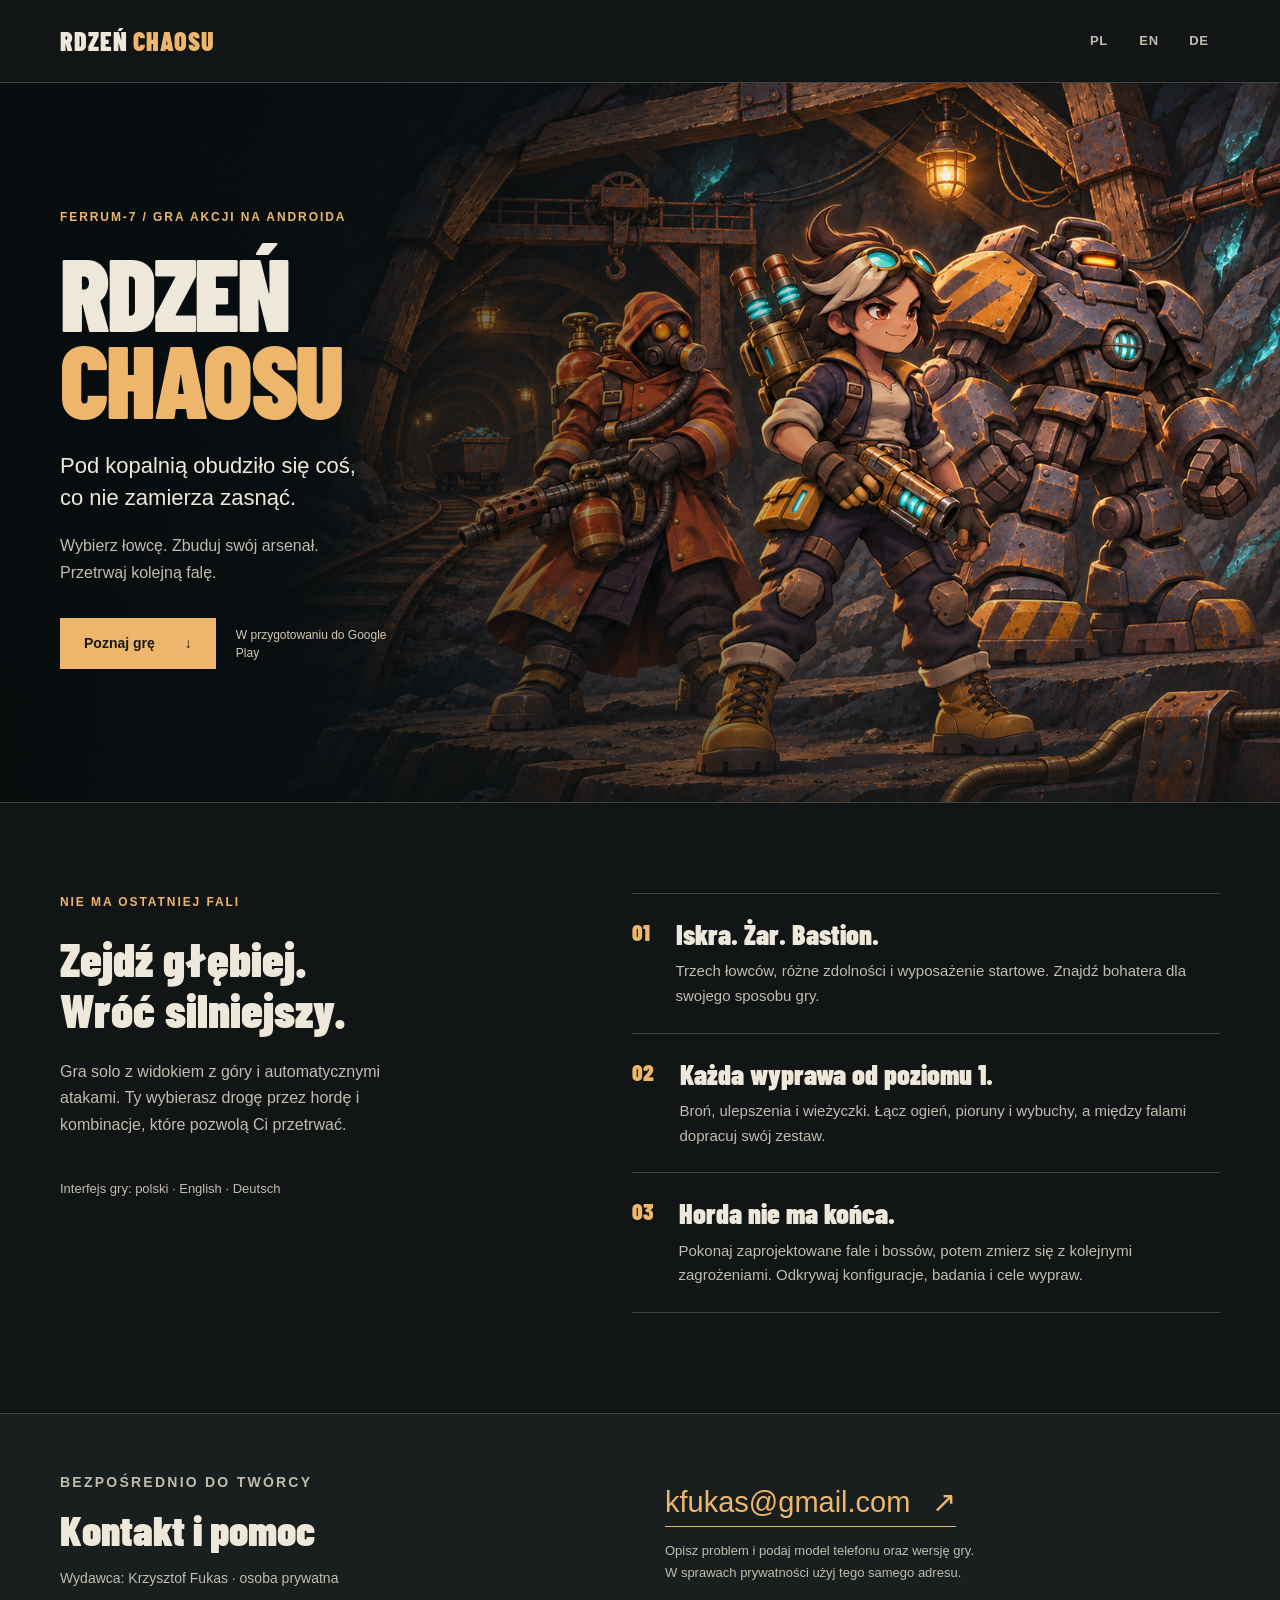
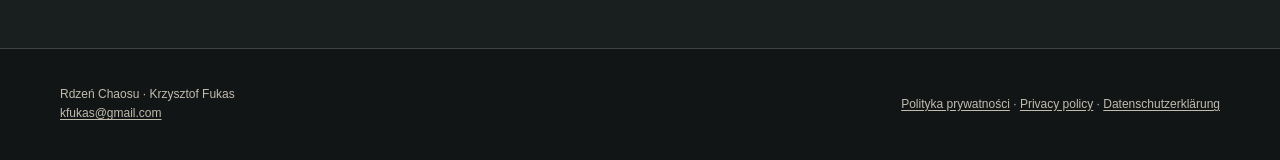
<file: index.html>
<!doctype html>
<html lang="pl">
<head>
  <meta charset="utf-8">
  <meta name="viewport" content="width=device-width, initial-scale=1">
  <meta name="description" content="Rdzeń Chaosu — łowcy, ulepszenia i niekończące się fale w kopalni Ferrum-7. Oficjalna strona gry Krzysztofa Fukasa.">
  <meta name="theme-color" content="#111516">
  <title>Gra i kontakt — Rdzeń Chaosu</title>
  <link rel="icon" type="image/png" sizes="512x512" href="assets/icon.png?v=bastion1">
  <link rel="stylesheet" href="site.css">
</head>
<body class="">
<header class="site-header"><div class="header-inner">
      <a class="wordmark" href="index.html">RDZEŃ <span>CHAOSU</span></a>
      <nav aria-label="Privacy policy languages"><a href="privacy/pl.html" lang="pl">PL</a><a href="privacy/en.html" lang="en">EN</a><a href="privacy/de.html" lang="de">DE</a></nav>
    </div></header>
<main id="main">
  <section class="hero" aria-labelledby="game-title">
    <img class="hero-art" src="assets/mine.png" alt="Trzech łowców z bronią w oświetlonej kopalni Ferrum-7" fetchpriority="high" width="1672" height="941">
    <div class="hero-content wrap">
      <p class="eyebrow">FERRUM-7 / GRA AKCJI NA ANDROIDA</p>
      <h1 id="game-title">RDZEŃ<br><span>CHAOSU</span></h1>
      <p class="hero-lead">Pod kopalnią obudziło się coś,<br>co nie zamierza zasnąć.</p>
      <p class="hero-description">Wybierz łowcę. Zbuduj swój arsenał.<br>Przetrwaj kolejną falę.</p>
      <div class="hero-actions"><a class="button" href="#game">Poznaj grę <span aria-hidden="true">↓</span></a><span class="release-status">W przygotowaniu do Google Play</span></div>
    </div>
  </section>
  <section id="game" class="game-details wrap" aria-labelledby="game-heading">
    <div class="section-intro"><p class="eyebrow">NIE MA OSTATNIEJ FALI</p><h2 id="game-heading">Zejdź głębiej.<br>Wróć silniejszy.</h2>
      <p>Gra solo z widokiem z góry i automatycznymi atakami. Ty wybierasz drogę przez hordę i kombinacje, które pozwolą Ci przetrwać.</p>
      <p class="language-note">Interfejs gry: polski · English · Deutsch</p>
    </div>
    <div class="detail-list">
      <article><span class="detail-index" aria-hidden="true">01</span><div><h3>Iskra. Żar. Bastion.</h3><p>Trzech łowców, różne zdolności i wyposażenie startowe. Znajdź bohatera dla swojego sposobu gry.</p></div></article>
      <article><span class="detail-index" aria-hidden="true">02</span><div><h3>Każda wyprawa od poziomu 1.</h3><p>Broń, ulepszenia i wieżyczki. Łącz ogień, pioruny i wybuchy, a między falami dopracuj swój zestaw.</p></div></article>
      <article><span class="detail-index" aria-hidden="true">03</span><div><h3>Horda nie ma końca.</h3><p>Pokonaj zaprojektowane fale i bossów, potem zmierz się z kolejnymi zagrożeniami. Odkrywaj konfiguracje, badania i cele wypraw.</p></div></article>
    </div>
  </section>
  <section id="contact" class="contact-section" aria-labelledby="contact-heading"><div class="wrap contact-inner">
    <div><p class="eyebrow">BEZPOŚREDNIO DO TWÓRCY</p><h2 id="contact-heading">Kontakt i pomoc</h2><p>Wydawca: Krzysztof Fukas · osoba prywatna</p></div>
    <div class="contact-details"><a class="contact-email" href="mailto:kfukas@gmail.com">kfukas@gmail.com <span aria-hidden="true">↗</span></a><p>Opisz problem i podaj model telefonu oraz wersję gry.<br>W sprawach prywatności użyj tego samego adresu.</p></div>
  </div></section>
</main>
<footer class="site-footer"><div class="footer-inner">
      <p>Rdzeń Chaosu · Krzysztof Fukas<br><a href="mailto:kfukas@gmail.com">kfukas@gmail.com</a></p>
      <p class="policy-links"><a href="privacy/pl.html" lang="pl">Polityka prywatności</a> · <a href="privacy/en.html" lang="en">Privacy policy</a> · <a href="privacy/de.html" lang="de">Datenschutzerklärung</a></p>
    </div></footer>
</body>
</html>
</file>
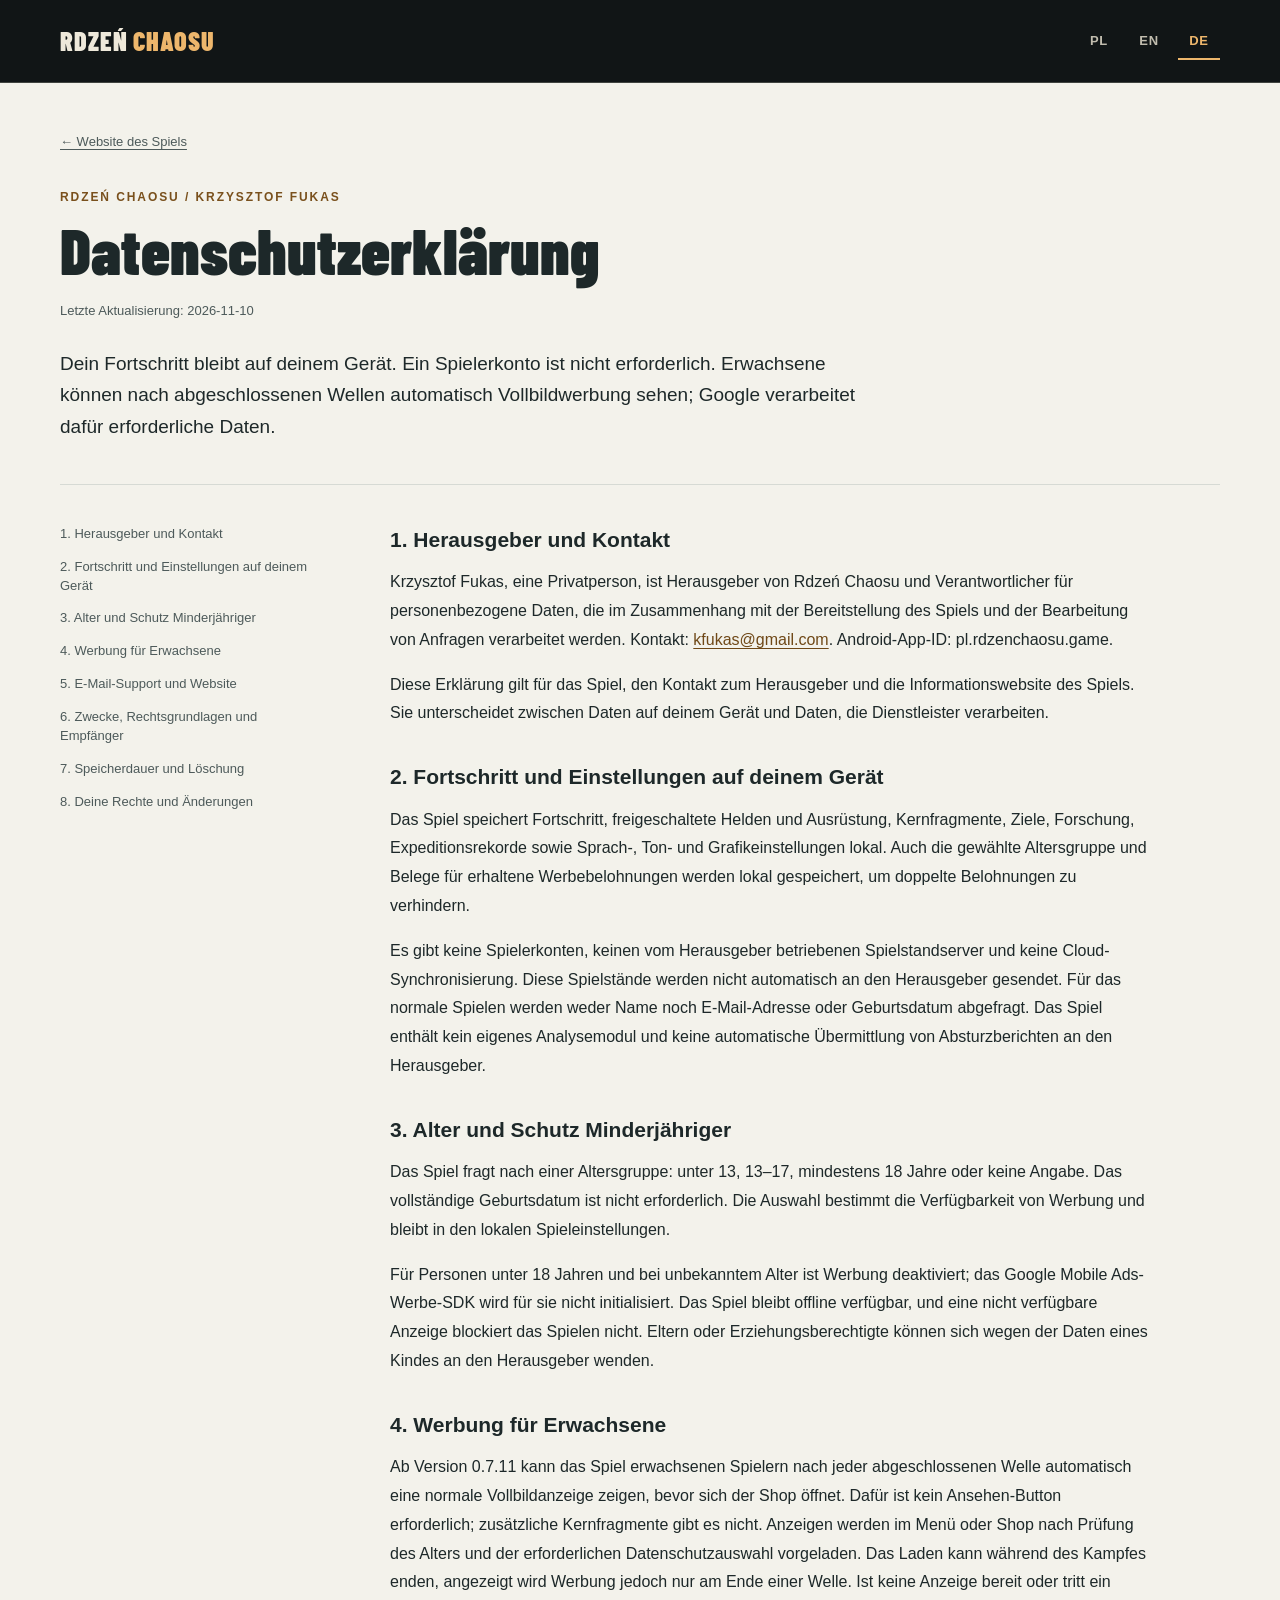
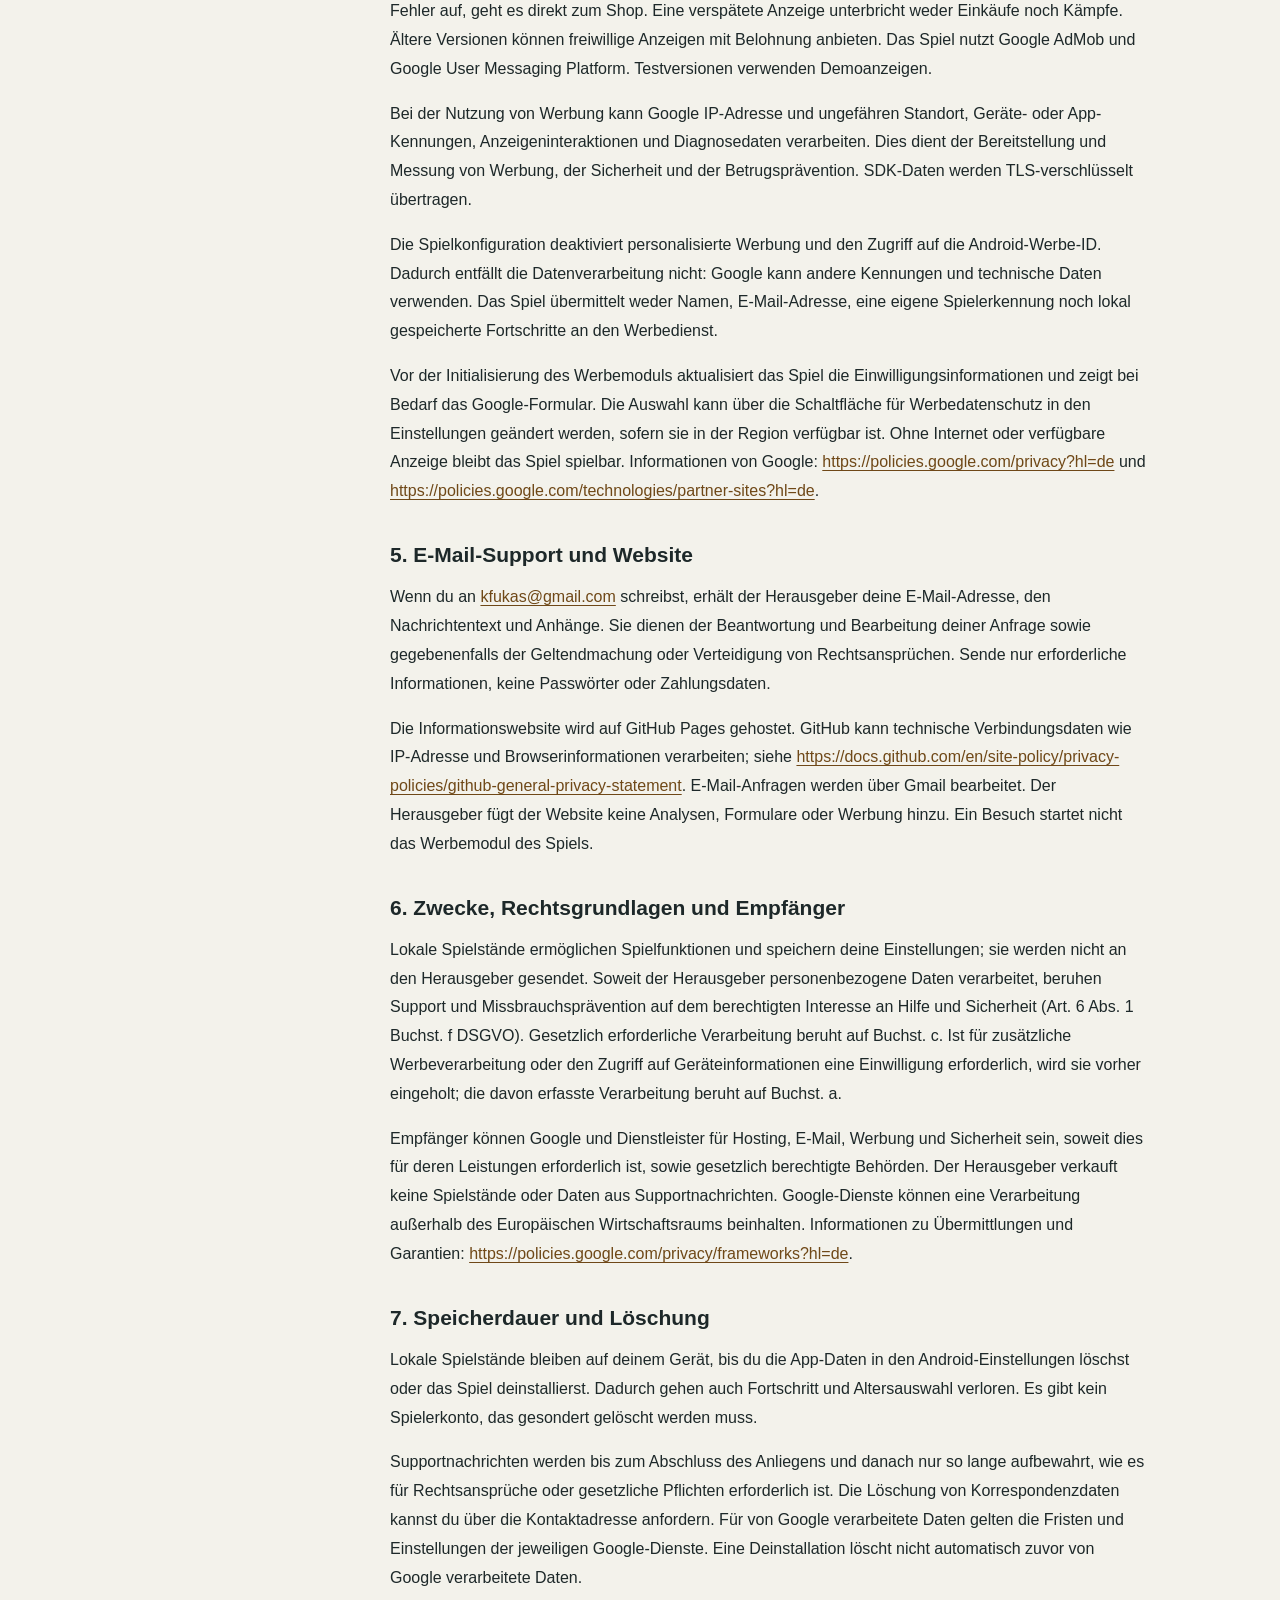
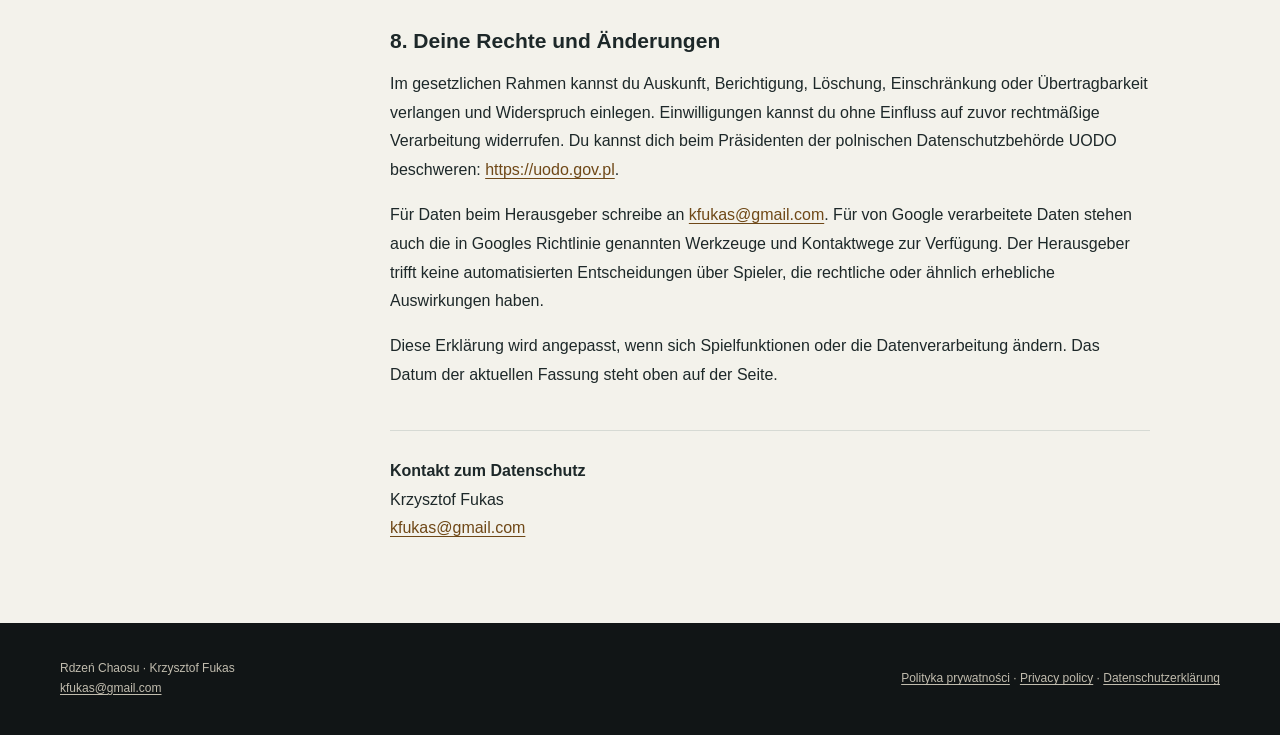
<file: privacy/de.html>
<!doctype html>
<html lang="de">
<head>
  <meta charset="utf-8">
  <meta name="viewport" content="width=device-width, initial-scale=1">
  <meta name="description" content="Datenschutz in Rdzeń Chaosu: lokale Spielstände, Werbung zwischen Wellen, Schutz Minderjähriger und Kontakt.">
  <meta name="theme-color" content="#111516">
  <title>Datenschutzerklärung — Rdzeń Chaosu</title>
  <link rel="icon" type="image/png" sizes="512x512" href="../assets/icon.png?v=bastion1">
  <link rel="stylesheet" href="../site.css">
</head>
<body class="policy-page">
<header class="site-header"><div class="header-inner">
      <a class="wordmark" href="../index.html">RDZEŃ <span>CHAOSU</span></a>
      <nav aria-label="Privacy policy languages"><a href="../privacy/pl.html" lang="pl">PL</a><a href="../privacy/en.html" lang="en">EN</a><a href="../privacy/de.html" lang="de" aria-current="page">DE</a></nav>
    </div></header>
<main id="main" class="policy-main">
  <div class="policy-heading wrap"><a class="back-link" href="../index.html">← Website des Spiels</a>
    <p class="eyebrow">RDZEŃ CHAOSU / KRZYSZTOF FUKAS</p>
    <h1>Datenschutzerklärung</h1>
    <p class="policy-date">Letzte Aktualisierung: <time datetime="2026-11-10">2026-11-10</time></p>
    <p class="policy-summary">Dein Fortschritt bleibt auf deinem Gerät. Ein Spielerkonto ist nicht erforderlich. Erwachsene können nach abgeschlossenen Wellen automatisch Vollbildwerbung sehen; Google verarbeitet dafür erforderliche Daten.</p>
  </div>
  <div class="policy-layout wrap"><aside class="policy-toc"><ol><li><a href="#section-1">1. Herausgeber und Kontakt</a></li><li><a href="#section-2">2. Fortschritt und Einstellungen auf deinem Gerät</a></li><li><a href="#section-3">3. Alter und Schutz Minderjähriger</a></li><li><a href="#section-4">4. Werbung für Erwachsene</a></li><li><a href="#section-5">5. E-Mail-Support und Website</a></li><li><a href="#section-6">6. Zwecke, Rechtsgrundlagen und Empfänger</a></li><li><a href="#section-7">7. Speicherdauer und Löschung</a></li><li><a href="#section-8">8. Deine Rechte und Änderungen</a></li></ol></aside>
    <article class="policy-copy"><section aria-labelledby="section-1"><h2 id="section-1">1. Herausgeber und Kontakt</h2><p>Krzysztof Fukas, eine Privatperson, ist Herausgeber von Rdzeń Chaosu und Verantwortlicher für personenbezogene Daten, die im Zusammenhang mit der Bereitstellung des Spiels und der Bearbeitung von Anfragen verarbeitet werden. Kontakt: <a href="mailto:kfukas@gmail.com">kfukas@gmail.com</a>. Android-App-ID: pl.rdzenchaosu.game.</p><p>Diese Erklärung gilt für das Spiel, den Kontakt zum Herausgeber und die Informationswebsite des Spiels. Sie unterscheidet zwischen Daten auf deinem Gerät und Daten, die Dienstleister verarbeiten.</p></section><section aria-labelledby="section-2"><h2 id="section-2">2. Fortschritt und Einstellungen auf deinem Gerät</h2><p>Das Spiel speichert Fortschritt, freigeschaltete Helden und Ausrüstung, Kernfragmente, Ziele, Forschung, Expeditionsrekorde sowie Sprach-, Ton- und Grafikeinstellungen lokal. Auch die gewählte Altersgruppe und Belege für erhaltene Werbebelohnungen werden lokal gespeichert, um doppelte Belohnungen zu verhindern.</p><p>Es gibt keine Spielerkonten, keinen vom Herausgeber betriebenen Spielstandserver und keine Cloud-Synchronisierung. Diese Spielstände werden nicht automatisch an den Herausgeber gesendet. Für das normale Spielen werden weder Name noch E-Mail-Adresse oder Geburtsdatum abgefragt. Das Spiel enthält kein eigenes Analysemodul und keine automatische Übermittlung von Absturzberichten an den Herausgeber.</p></section><section aria-labelledby="section-3"><h2 id="section-3">3. Alter und Schutz Minderjähriger</h2><p>Das Spiel fragt nach einer Altersgruppe: unter 13, 13–17, mindestens 18 Jahre oder keine Angabe. Das vollständige Geburtsdatum ist nicht erforderlich. Die Auswahl bestimmt die Verfügbarkeit von Werbung und bleibt in den lokalen Spieleinstellungen.</p><p>Für Personen unter 18 Jahren und bei unbekanntem Alter ist Werbung deaktiviert; das Google Mobile Ads-Werbe-SDK wird für sie nicht initialisiert. Das Spiel bleibt offline verfügbar, und eine nicht verfügbare Anzeige blockiert das Spielen nicht. Eltern oder Erziehungsberechtigte können sich wegen der Daten eines Kindes an den Herausgeber wenden.</p></section><section aria-labelledby="section-4"><h2 id="section-4">4. Werbung für Erwachsene</h2><p>Ab Version 0.7.11 kann das Spiel erwachsenen Spielern nach jeder abgeschlossenen Welle automatisch eine normale Vollbildanzeige zeigen, bevor sich der Shop öffnet. Dafür ist kein Ansehen-Button erforderlich; zusätzliche Kernfragmente gibt es nicht. Anzeigen werden im Menü oder Shop nach Prüfung des Alters und der erforderlichen Datenschutzauswahl vorgeladen. Das Laden kann während des Kampfes enden, angezeigt wird Werbung jedoch nur am Ende einer Welle. Ist keine Anzeige bereit oder tritt ein Fehler auf, geht es direkt zum Shop. Eine verspätete Anzeige unterbricht weder Einkäufe noch Kämpfe. Ältere Versionen können freiwillige Anzeigen mit Belohnung anbieten. Das Spiel nutzt Google AdMob und Google User Messaging Platform. Testversionen verwenden Demoanzeigen.</p><p>Bei der Nutzung von Werbung kann Google IP-Adresse und ungefähren Standort, Geräte- oder App-Kennungen, Anzeigeninteraktionen und Diagnosedaten verarbeiten. Dies dient der Bereitstellung und Messung von Werbung, der Sicherheit und der Betrugsprävention. SDK-Daten werden TLS-verschlüsselt übertragen.</p><p>Die Spielkonfiguration deaktiviert personalisierte Werbung und den Zugriff auf die Android-Werbe-ID. Dadurch entfällt die Datenverarbeitung nicht: Google kann andere Kennungen und technische Daten verwenden. Das Spiel übermittelt weder Namen, E-Mail-Adresse, eine eigene Spielerkennung noch lokal gespeicherte Fortschritte an den Werbedienst.</p><p>Vor der Initialisierung des Werbemoduls aktualisiert das Spiel die Einwilligungsinformationen und zeigt bei Bedarf das Google-Formular. Die Auswahl kann über die Schaltfläche für Werbedatenschutz in den Einstellungen geändert werden, sofern sie in der Region verfügbar ist. Ohne Internet oder verfügbare Anzeige bleibt das Spiel spielbar. Informationen von Google: <a href="https://policies.google.com/privacy?hl=de">https://policies.google.com/privacy?hl=de</a> und <a href="https://policies.google.com/technologies/partner-sites?hl=de">https://policies.google.com/technologies/partner-sites?hl=de</a>.</p></section><section aria-labelledby="section-5"><h2 id="section-5">5. E-Mail-Support und Website</h2><p>Wenn du an <a href="mailto:kfukas@gmail.com">kfukas@gmail.com</a> schreibst, erhält der Herausgeber deine E-Mail-Adresse, den Nachrichtentext und Anhänge. Sie dienen der Beantwortung und Bearbeitung deiner Anfrage sowie gegebenenfalls der Geltendmachung oder Verteidigung von Rechtsansprüchen. Sende nur erforderliche Informationen, keine Passwörter oder Zahlungsdaten.</p><p>Die Informationswebsite wird auf GitHub Pages gehostet. GitHub kann technische Verbindungsdaten wie IP-Adresse und Browserinformationen verarbeiten; siehe <a href="https://docs.github.com/en/site-policy/privacy-policies/github-general-privacy-statement">https://docs.github.com/en/site-policy/privacy-policies/github-general-privacy-statement</a>. E-Mail-Anfragen werden über Gmail bearbeitet. Der Herausgeber fügt der Website keine Analysen, Formulare oder Werbung hinzu. Ein Besuch startet nicht das Werbemodul des Spiels.</p></section><section aria-labelledby="section-6"><h2 id="section-6">6. Zwecke, Rechtsgrundlagen und Empfänger</h2><p>Lokale Spielstände ermöglichen Spielfunktionen und speichern deine Einstellungen; sie werden nicht an den Herausgeber gesendet. Soweit der Herausgeber personenbezogene Daten verarbeitet, beruhen Support und Missbrauchsprävention auf dem berechtigten Interesse an Hilfe und Sicherheit (Art. 6 Abs. 1 Buchst. f DSGVO). Gesetzlich erforderliche Verarbeitung beruht auf Buchst. c. Ist für zusätzliche Werbeverarbeitung oder den Zugriff auf Geräteinformationen eine Einwilligung erforderlich, wird sie vorher eingeholt; die davon erfasste Verarbeitung beruht auf Buchst. a.</p><p>Empfänger können Google und Dienstleister für Hosting, E-Mail, Werbung und Sicherheit sein, soweit dies für deren Leistungen erforderlich ist, sowie gesetzlich berechtigte Behörden. Der Herausgeber verkauft keine Spielstände oder Daten aus Supportnachrichten. Google-Dienste können eine Verarbeitung außerhalb des Europäischen Wirtschaftsraums beinhalten. Informationen zu Übermittlungen und Garantien: <a href="https://policies.google.com/privacy/frameworks?hl=de">https://policies.google.com/privacy/frameworks?hl=de</a>.</p></section><section aria-labelledby="section-7"><h2 id="section-7">7. Speicherdauer und Löschung</h2><p>Lokale Spielstände bleiben auf deinem Gerät, bis du die App-Daten in den Android-Einstellungen löschst oder das Spiel deinstallierst. Dadurch gehen auch Fortschritt und Altersauswahl verloren. Es gibt kein Spielerkonto, das gesondert gelöscht werden muss.</p><p>Supportnachrichten werden bis zum Abschluss des Anliegens und danach nur so lange aufbewahrt, wie es für Rechtsansprüche oder gesetzliche Pflichten erforderlich ist. Die Löschung von Korrespondenzdaten kannst du über die Kontaktadresse anfordern. Für von Google verarbeitete Daten gelten die Fristen und Einstellungen der jeweiligen Google-Dienste. Eine Deinstallation löscht nicht automatisch zuvor von Google verarbeitete Daten.</p></section><section aria-labelledby="section-8"><h2 id="section-8">8. Deine Rechte und Änderungen</h2><p>Im gesetzlichen Rahmen kannst du Auskunft, Berichtigung, Löschung, Einschränkung oder Übertragbarkeit verlangen und Widerspruch einlegen. Einwilligungen kannst du ohne Einfluss auf zuvor rechtmäßige Verarbeitung widerrufen. Du kannst dich beim Präsidenten der polnischen Datenschutzbehörde UODO beschweren: <a href="https://uodo.gov.pl">https://uodo.gov.pl</a>.</p><p>Für Daten beim Herausgeber schreibe an <a href="mailto:kfukas@gmail.com">kfukas@gmail.com</a>. Für von Google verarbeitete Daten stehen auch die in Googles Richtlinie genannten Werkzeuge und Kontaktwege zur Verfügung. Der Herausgeber trifft keine automatisierten Entscheidungen über Spieler, die rechtliche oder ähnlich erhebliche Auswirkungen haben.</p><p>Diese Erklärung wird angepasst, wenn sich Spielfunktionen oder die Datenverarbeitung ändern. Das Datum der aktuellen Fassung steht oben auf der Seite.</p></section>
      <div class="privacy-contact"><strong>Kontakt zum Datenschutz</strong><br>Krzysztof Fukas<br><a href="mailto:kfukas@gmail.com">kfukas@gmail.com</a></div>
    </article>
  </div>
</main><footer class="site-footer"><div class="footer-inner">
      <p>Rdzeń Chaosu · Krzysztof Fukas<br><a href="mailto:kfukas@gmail.com">kfukas@gmail.com</a></p>
      <p class="policy-links"><a href="../privacy/pl.html" lang="pl">Polityka prywatności</a> · <a href="../privacy/en.html" lang="en">Privacy policy</a> · <a href="../privacy/de.html" lang="de">Datenschutzerklärung</a></p>
    </div></footer>
</body>
</html>
</file>
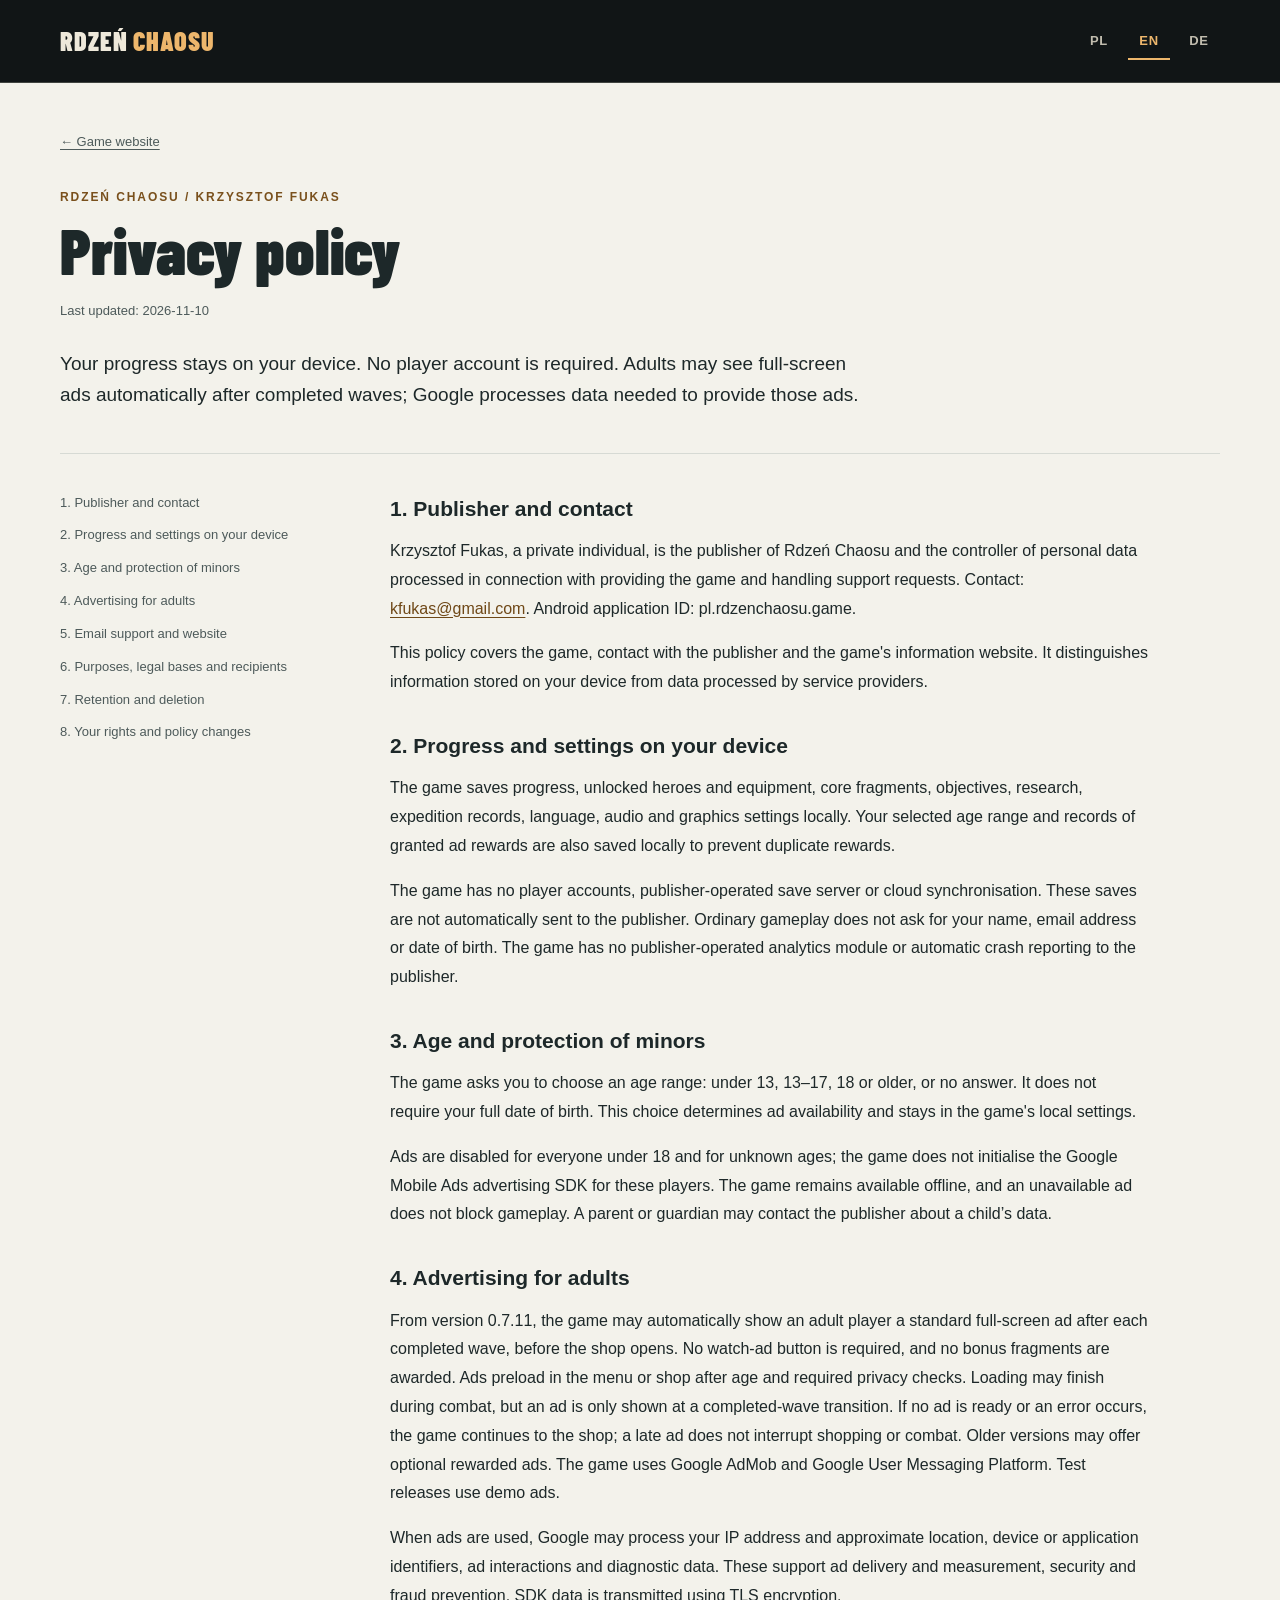
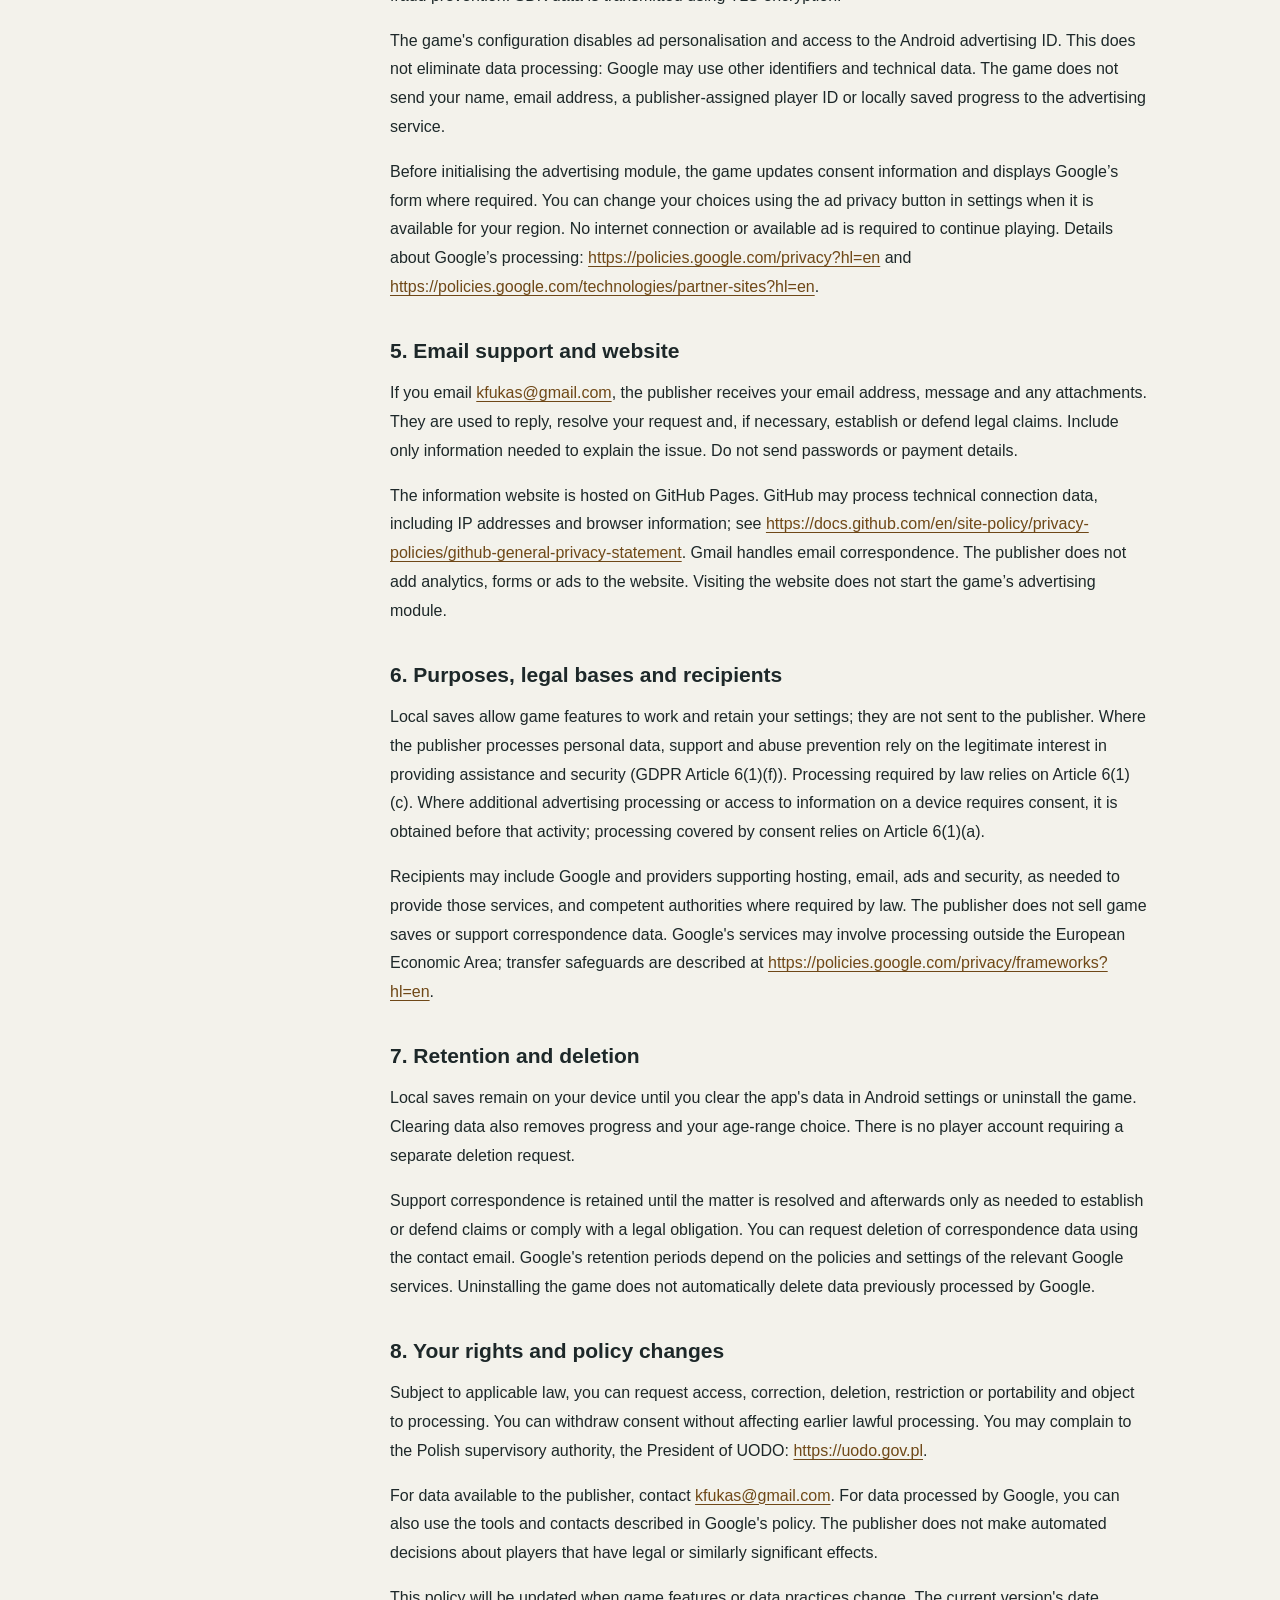
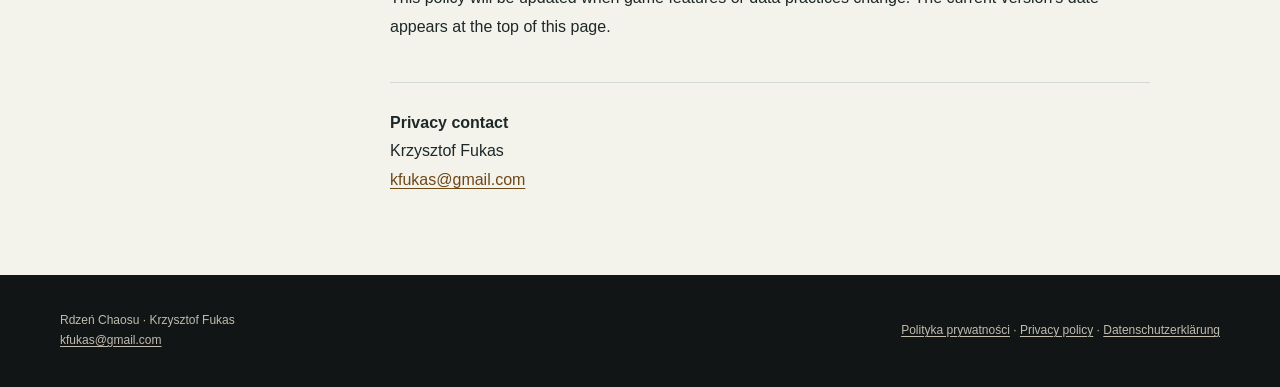
<file: privacy/en.html>
<!doctype html>
<html lang="en">
<head>
  <meta charset="utf-8">
  <meta name="viewport" content="width=device-width, initial-scale=1">
  <meta name="description" content="How Rdzeń Chaosu handles data: local saves, ads between waves, protection of minors and publisher contact.">
  <meta name="theme-color" content="#111516">
  <title>Privacy policy — Rdzeń Chaosu</title>
  <link rel="icon" type="image/png" sizes="512x512" href="../assets/icon.png?v=bastion1">
  <link rel="stylesheet" href="../site.css">
</head>
<body class="policy-page">
<header class="site-header"><div class="header-inner">
      <a class="wordmark" href="../index.html">RDZEŃ <span>CHAOSU</span></a>
      <nav aria-label="Privacy policy languages"><a href="../privacy/pl.html" lang="pl">PL</a><a href="../privacy/en.html" lang="en" aria-current="page">EN</a><a href="../privacy/de.html" lang="de">DE</a></nav>
    </div></header>
<main id="main" class="policy-main">
  <div class="policy-heading wrap"><a class="back-link" href="../index.html">← Game website</a>
    <p class="eyebrow">RDZEŃ CHAOSU / KRZYSZTOF FUKAS</p>
    <h1>Privacy policy</h1>
    <p class="policy-date">Last updated: <time datetime="2026-11-10">2026-11-10</time></p>
    <p class="policy-summary">Your progress stays on your device. No player account is required. Adults may see full-screen ads automatically after completed waves; Google processes data needed to provide those ads.</p>
  </div>
  <div class="policy-layout wrap"><aside class="policy-toc"><ol><li><a href="#section-1">1. Publisher and contact</a></li><li><a href="#section-2">2. Progress and settings on your device</a></li><li><a href="#section-3">3. Age and protection of minors</a></li><li><a href="#section-4">4. Advertising for adults</a></li><li><a href="#section-5">5. Email support and website</a></li><li><a href="#section-6">6. Purposes, legal bases and recipients</a></li><li><a href="#section-7">7. Retention and deletion</a></li><li><a href="#section-8">8. Your rights and policy changes</a></li></ol></aside>
    <article class="policy-copy"><section aria-labelledby="section-1"><h2 id="section-1">1. Publisher and contact</h2><p>Krzysztof Fukas, a private individual, is the publisher of Rdzeń Chaosu and the controller of personal data processed in connection with providing the game and handling support requests. Contact: <a href="mailto:kfukas@gmail.com">kfukas@gmail.com</a>. Android application ID: pl.rdzenchaosu.game.</p><p>This policy covers the game, contact with the publisher and the game&#x27;s information website. It distinguishes information stored on your device from data processed by service providers.</p></section><section aria-labelledby="section-2"><h2 id="section-2">2. Progress and settings on your device</h2><p>The game saves progress, unlocked heroes and equipment, core fragments, objectives, research, expedition records, language, audio and graphics settings locally. Your selected age range and records of granted ad rewards are also saved locally to prevent duplicate rewards.</p><p>The game has no player accounts, publisher-operated save server or cloud synchronisation. These saves are not automatically sent to the publisher. Ordinary gameplay does not ask for your name, email address or date of birth. The game has no publisher-operated analytics module or automatic crash reporting to the publisher.</p></section><section aria-labelledby="section-3"><h2 id="section-3">3. Age and protection of minors</h2><p>The game asks you to choose an age range: under 13, 13–17, 18 or older, or no answer. It does not require your full date of birth. This choice determines ad availability and stays in the game&#x27;s local settings.</p><p>Ads are disabled for everyone under 18 and for unknown ages; the game does not initialise the Google Mobile Ads advertising SDK for these players. The game remains available offline, and an unavailable ad does not block gameplay. A parent or guardian may contact the publisher about a child’s data.</p></section><section aria-labelledby="section-4"><h2 id="section-4">4. Advertising for adults</h2><p>From version 0.7.11, the game may automatically show an adult player a standard full-screen ad after each completed wave, before the shop opens. No watch-ad button is required, and no bonus fragments are awarded. Ads preload in the menu or shop after age and required privacy checks. Loading may finish during combat, but an ad is only shown at a completed-wave transition. If no ad is ready or an error occurs, the game continues to the shop; a late ad does not interrupt shopping or combat. Older versions may offer optional rewarded ads. The game uses Google AdMob and Google User Messaging Platform. Test releases use demo ads.</p><p>When ads are used, Google may process your IP address and approximate location, device or application identifiers, ad interactions and diagnostic data. These support ad delivery and measurement, security and fraud prevention. SDK data is transmitted using TLS encryption.</p><p>The game&#x27;s configuration disables ad personalisation and access to the Android advertising ID. This does not eliminate data processing: Google may use other identifiers and technical data. The game does not send your name, email address, a publisher-assigned player ID or locally saved progress to the advertising service.</p><p>Before initialising the advertising module, the game updates consent information and displays Google’s form where required. You can change your choices using the ad privacy button in settings when it is available for your region. No internet connection or available ad is required to continue playing. Details about Google’s processing: <a href="https://policies.google.com/privacy?hl=en">https://policies.google.com/privacy?hl=en</a> and <a href="https://policies.google.com/technologies/partner-sites?hl=en">https://policies.google.com/technologies/partner-sites?hl=en</a>.</p></section><section aria-labelledby="section-5"><h2 id="section-5">5. Email support and website</h2><p>If you email <a href="mailto:kfukas@gmail.com">kfukas@gmail.com</a>, the publisher receives your email address, message and any attachments. They are used to reply, resolve your request and, if necessary, establish or defend legal claims. Include only information needed to explain the issue. Do not send passwords or payment details.</p><p>The information website is hosted on GitHub Pages. GitHub may process technical connection data, including IP addresses and browser information; see <a href="https://docs.github.com/en/site-policy/privacy-policies/github-general-privacy-statement">https://docs.github.com/en/site-policy/privacy-policies/github-general-privacy-statement</a>. Gmail handles email correspondence. The publisher does not add analytics, forms or ads to the website. Visiting the website does not start the game’s advertising module.</p></section><section aria-labelledby="section-6"><h2 id="section-6">6. Purposes, legal bases and recipients</h2><p>Local saves allow game features to work and retain your settings; they are not sent to the publisher. Where the publisher processes personal data, support and abuse prevention rely on the legitimate interest in providing assistance and security (GDPR Article 6(1)(f)). Processing required by law relies on Article 6(1)(c). Where additional advertising processing or access to information on a device requires consent, it is obtained before that activity; processing covered by consent relies on Article 6(1)(a).</p><p>Recipients may include Google and providers supporting hosting, email, ads and security, as needed to provide those services, and competent authorities where required by law. The publisher does not sell game saves or support correspondence data. Google&#x27;s services may involve processing outside the European Economic Area; transfer safeguards are described at <a href="https://policies.google.com/privacy/frameworks?hl=en">https://policies.google.com/privacy/frameworks?hl=en</a>.</p></section><section aria-labelledby="section-7"><h2 id="section-7">7. Retention and deletion</h2><p>Local saves remain on your device until you clear the app&#x27;s data in Android settings or uninstall the game. Clearing data also removes progress and your age-range choice. There is no player account requiring a separate deletion request.</p><p>Support correspondence is retained until the matter is resolved and afterwards only as needed to establish or defend claims or comply with a legal obligation. You can request deletion of correspondence data using the contact email. Google&#x27;s retention periods depend on the policies and settings of the relevant Google services. Uninstalling the game does not automatically delete data previously processed by Google.</p></section><section aria-labelledby="section-8"><h2 id="section-8">8. Your rights and policy changes</h2><p>Subject to applicable law, you can request access, correction, deletion, restriction or portability and object to processing. You can withdraw consent without affecting earlier lawful processing. You may complain to the Polish supervisory authority, the President of UODO: <a href="https://uodo.gov.pl">https://uodo.gov.pl</a>.</p><p>For data available to the publisher, contact <a href="mailto:kfukas@gmail.com">kfukas@gmail.com</a>. For data processed by Google, you can also use the tools and contacts described in Google&#x27;s policy. The publisher does not make automated decisions about players that have legal or similarly significant effects.</p><p>This policy will be updated when game features or data practices change. The current version&#x27;s date appears at the top of this page.</p></section>
      <div class="privacy-contact"><strong>Privacy contact</strong><br>Krzysztof Fukas<br><a href="mailto:kfukas@gmail.com">kfukas@gmail.com</a></div>
    </article>
  </div>
</main><footer class="site-footer"><div class="footer-inner">
      <p>Rdzeń Chaosu · Krzysztof Fukas<br><a href="mailto:kfukas@gmail.com">kfukas@gmail.com</a></p>
      <p class="policy-links"><a href="../privacy/pl.html" lang="pl">Polityka prywatności</a> · <a href="../privacy/en.html" lang="en">Privacy policy</a> · <a href="../privacy/de.html" lang="de">Datenschutzerklärung</a></p>
    </div></footer>
</body>
</html>
</file>
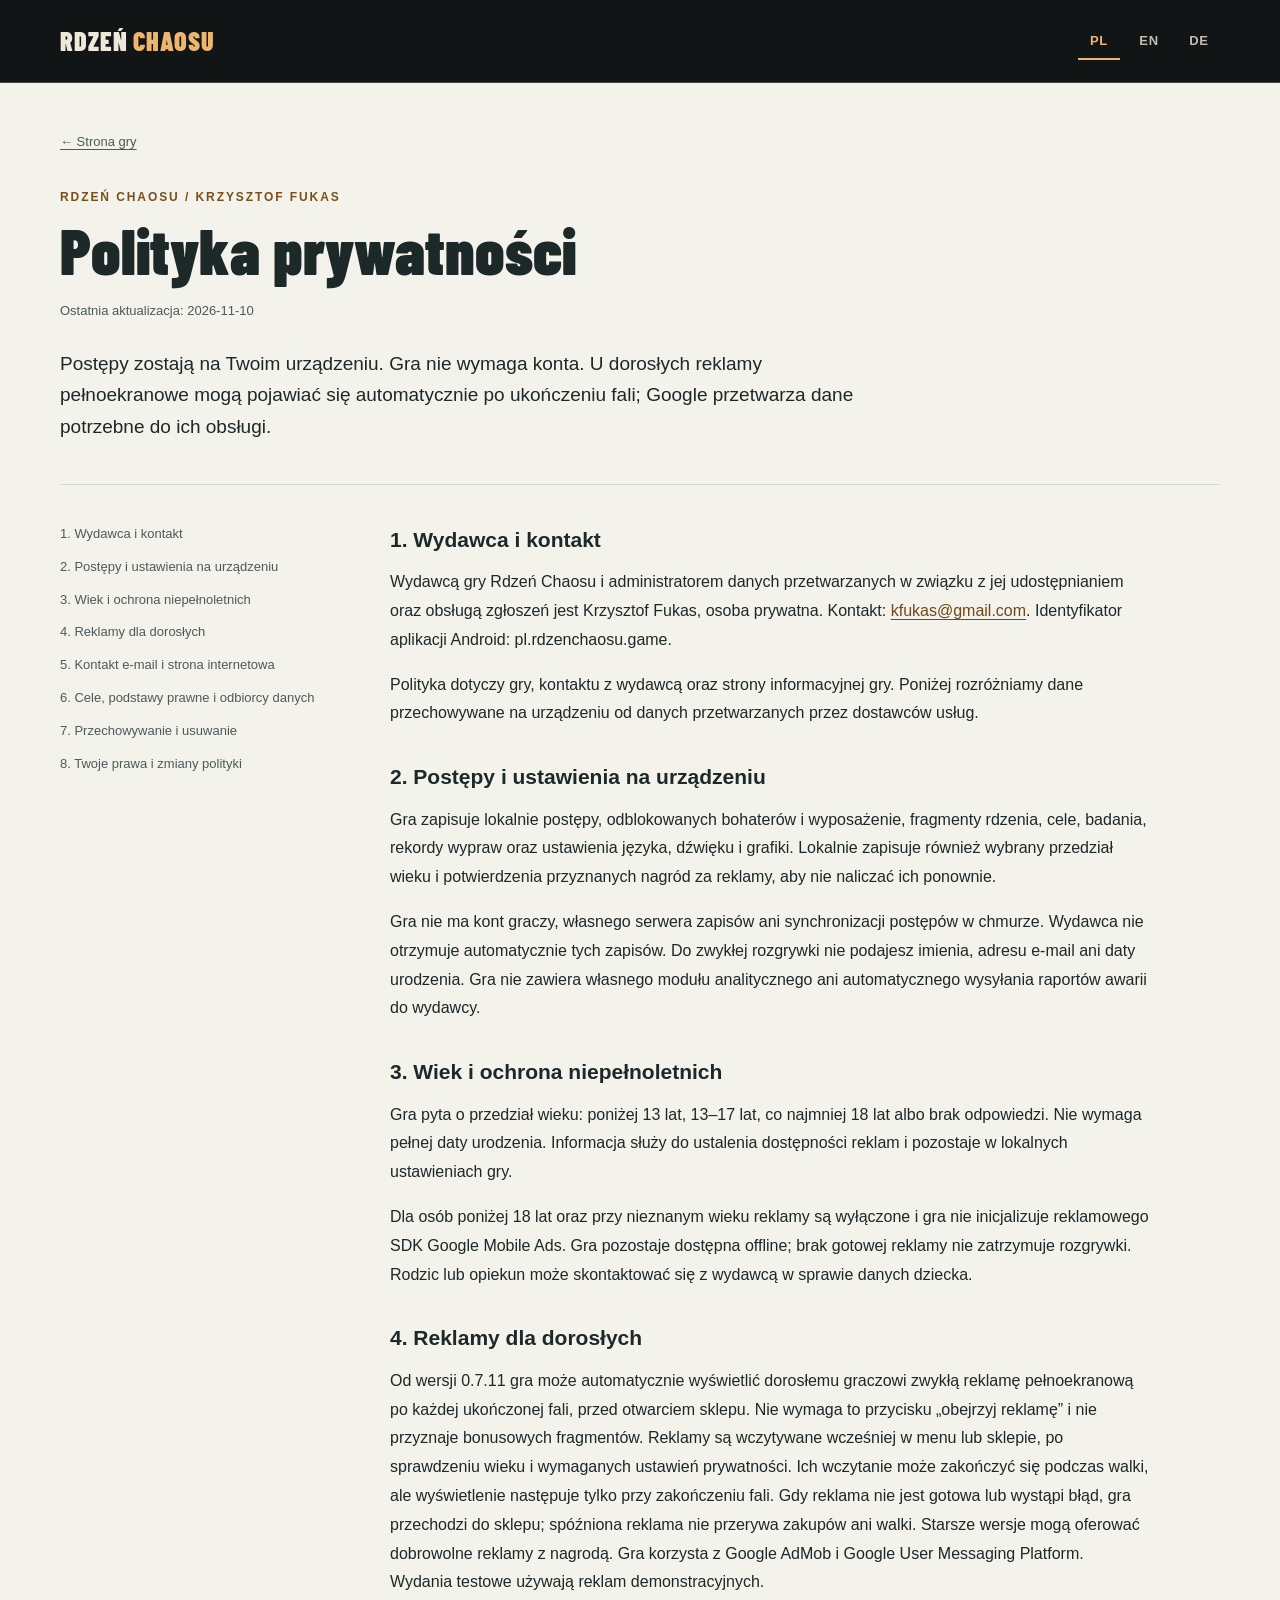
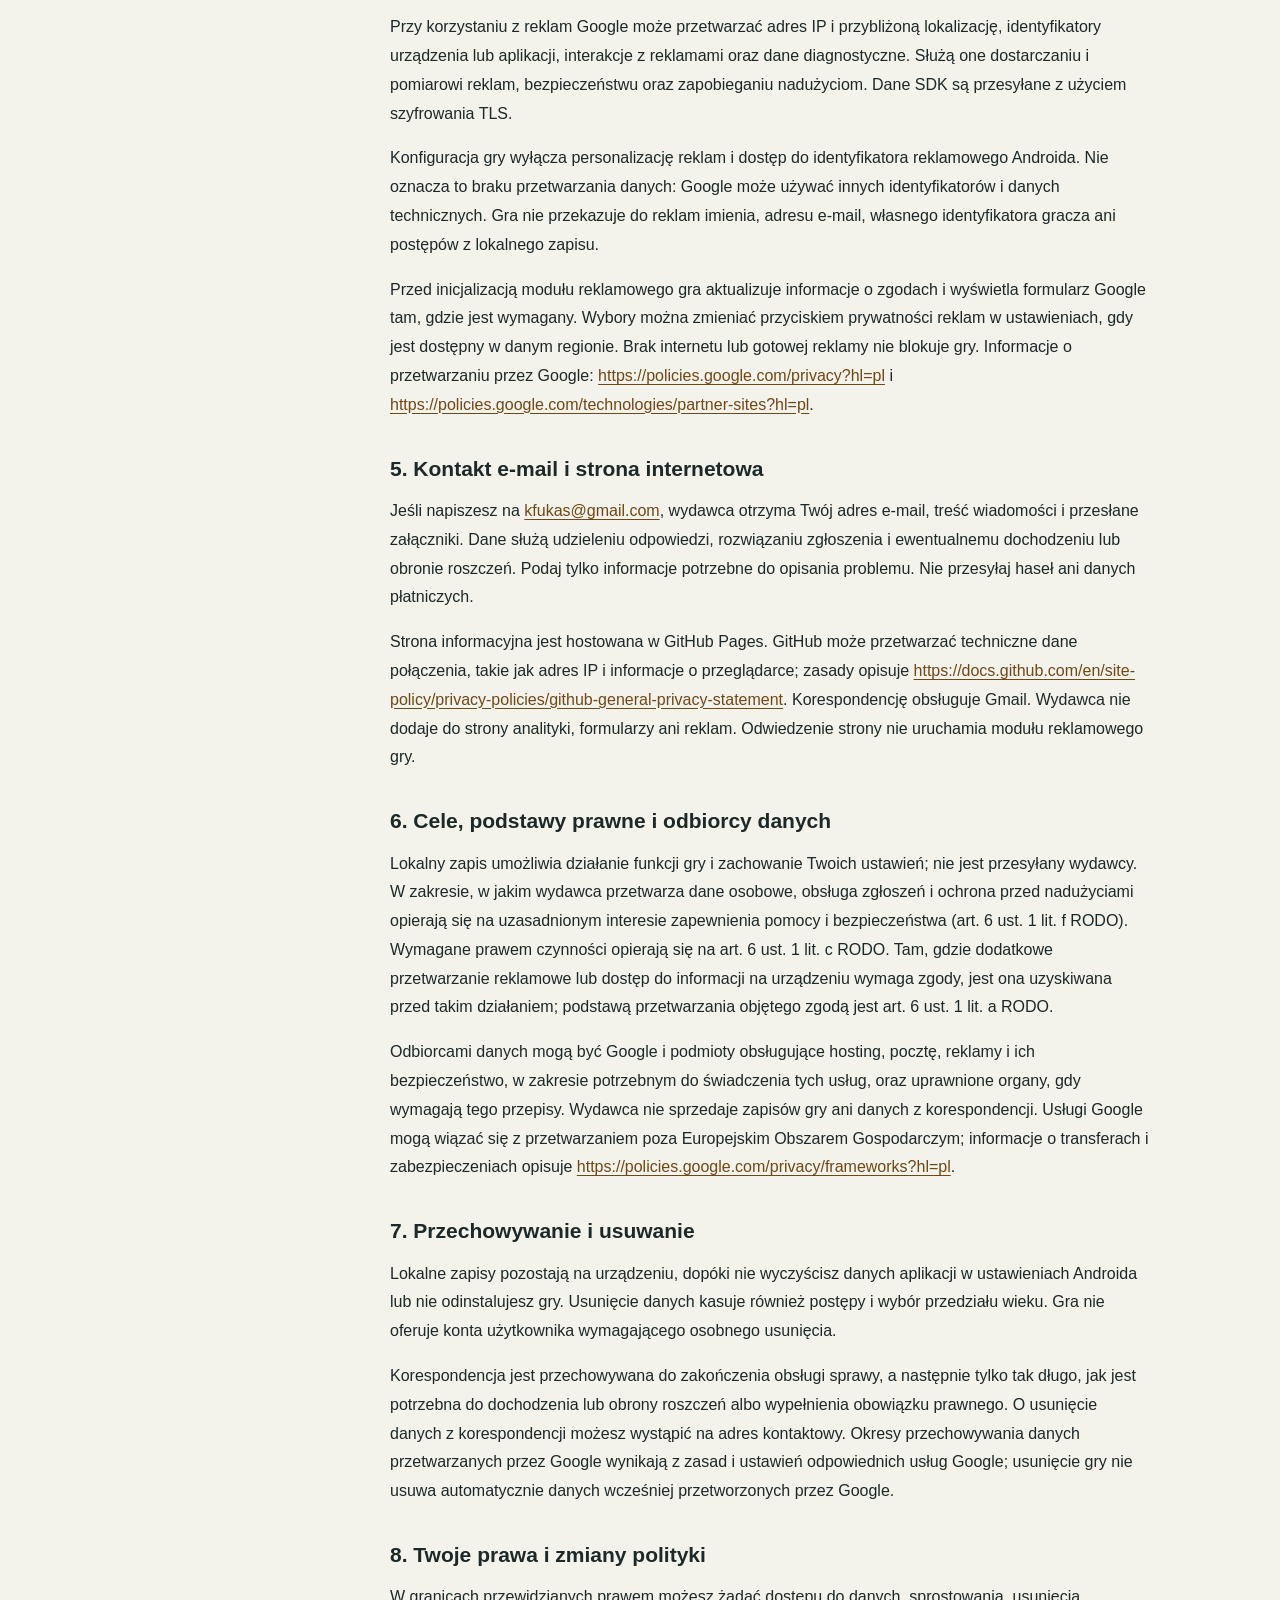
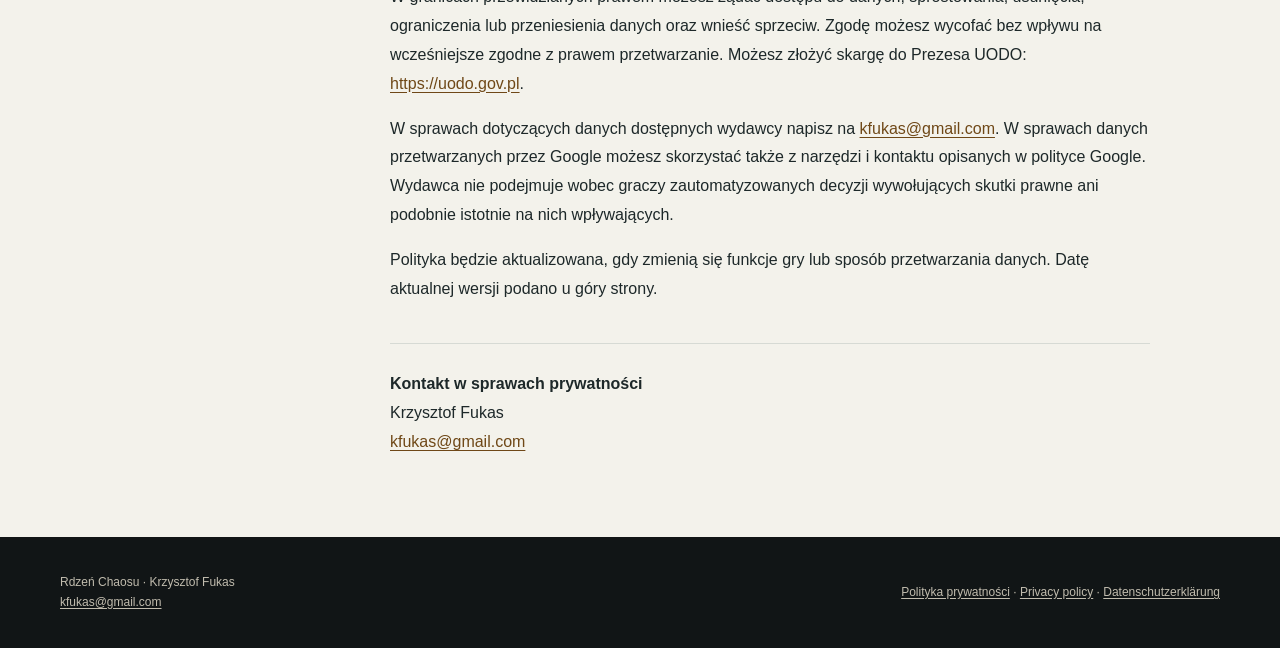
<file: privacy/pl.html>
<!doctype html>
<html lang="pl">
<head>
  <meta charset="utf-8">
  <meta name="viewport" content="width=device-width, initial-scale=1">
  <meta name="description" content="Jak Rdzeń Chaosu korzysta z danych: zapis lokalny, reklamy między falami, ochrona niepełnoletnich i kontakt.">
  <meta name="theme-color" content="#111516">
  <title>Polityka prywatności — Rdzeń Chaosu</title>
  <link rel="icon" type="image/png" sizes="512x512" href="../assets/icon.png?v=bastion1">
  <link rel="stylesheet" href="../site.css">
</head>
<body class="policy-page">
<header class="site-header"><div class="header-inner">
      <a class="wordmark" href="../index.html">RDZEŃ <span>CHAOSU</span></a>
      <nav aria-label="Privacy policy languages"><a href="../privacy/pl.html" lang="pl" aria-current="page">PL</a><a href="../privacy/en.html" lang="en">EN</a><a href="../privacy/de.html" lang="de">DE</a></nav>
    </div></header>
<main id="main" class="policy-main">
  <div class="policy-heading wrap"><a class="back-link" href="../index.html">← Strona gry</a>
    <p class="eyebrow">RDZEŃ CHAOSU / KRZYSZTOF FUKAS</p>
    <h1>Polityka prywatności</h1>
    <p class="policy-date">Ostatnia aktualizacja: <time datetime="2026-11-10">2026-11-10</time></p>
    <p class="policy-summary">Postępy zostają na Twoim urządzeniu. Gra nie wymaga konta. U dorosłych reklamy pełnoekranowe mogą pojawiać się automatycznie po ukończeniu fali; Google przetwarza dane potrzebne do ich obsługi.</p>
  </div>
  <div class="policy-layout wrap"><aside class="policy-toc"><ol><li><a href="#section-1">1. Wydawca i kontakt</a></li><li><a href="#section-2">2. Postępy i ustawienia na urządzeniu</a></li><li><a href="#section-3">3. Wiek i ochrona niepełnoletnich</a></li><li><a href="#section-4">4. Reklamy dla dorosłych</a></li><li><a href="#section-5">5. Kontakt e-mail i strona internetowa</a></li><li><a href="#section-6">6. Cele, podstawy prawne i odbiorcy danych</a></li><li><a href="#section-7">7. Przechowywanie i usuwanie</a></li><li><a href="#section-8">8. Twoje prawa i zmiany polityki</a></li></ol></aside>
    <article class="policy-copy"><section aria-labelledby="section-1"><h2 id="section-1">1. Wydawca i kontakt</h2><p>Wydawcą gry Rdzeń Chaosu i administratorem danych przetwarzanych w związku z jej udostępnianiem oraz obsługą zgłoszeń jest Krzysztof Fukas, osoba prywatna. Kontakt: <a href="mailto:kfukas@gmail.com">kfukas@gmail.com</a>. Identyfikator aplikacji Android: pl.rdzenchaosu.game.</p><p>Polityka dotyczy gry, kontaktu z wydawcą oraz strony informacyjnej gry. Poniżej rozróżniamy dane przechowywane na urządzeniu od danych przetwarzanych przez dostawców usług.</p></section><section aria-labelledby="section-2"><h2 id="section-2">2. Postępy i ustawienia na urządzeniu</h2><p>Gra zapisuje lokalnie postępy, odblokowanych bohaterów i wyposażenie, fragmenty rdzenia, cele, badania, rekordy wypraw oraz ustawienia języka, dźwięku i grafiki. Lokalnie zapisuje również wybrany przedział wieku i potwierdzenia przyznanych nagród za reklamy, aby nie naliczać ich ponownie.</p><p>Gra nie ma kont graczy, własnego serwera zapisów ani synchronizacji postępów w chmurze. Wydawca nie otrzymuje automatycznie tych zapisów. Do zwykłej rozgrywki nie podajesz imienia, adresu e-mail ani daty urodzenia. Gra nie zawiera własnego modułu analitycznego ani automatycznego wysyłania raportów awarii do wydawcy.</p></section><section aria-labelledby="section-3"><h2 id="section-3">3. Wiek i ochrona niepełnoletnich</h2><p>Gra pyta o przedział wieku: poniżej 13 lat, 13–17 lat, co najmniej 18 lat albo brak odpowiedzi. Nie wymaga pełnej daty urodzenia. Informacja służy do ustalenia dostępności reklam i pozostaje w lokalnych ustawieniach gry.</p><p>Dla osób poniżej 18 lat oraz przy nieznanym wieku reklamy są wyłączone i gra nie inicjalizuje reklamowego SDK Google Mobile Ads. Gra pozostaje dostępna offline; brak gotowej reklamy nie zatrzymuje rozgrywki. Rodzic lub opiekun może skontaktować się z wydawcą w sprawie danych dziecka.</p></section><section aria-labelledby="section-4"><h2 id="section-4">4. Reklamy dla dorosłych</h2><p>Od wersji 0.7.11 gra może automatycznie wyświetlić dorosłemu graczowi zwykłą reklamę pełnoekranową po każdej ukończonej fali, przed otwarciem sklepu. Nie wymaga to przycisku „obejrzyj reklamę” i nie przyznaje bonusowych fragmentów. Reklamy są wczytywane wcześniej w menu lub sklepie, po sprawdzeniu wieku i wymaganych ustawień prywatności. Ich wczytanie może zakończyć się podczas walki, ale wyświetlenie następuje tylko przy zakończeniu fali. Gdy reklama nie jest gotowa lub wystąpi błąd, gra przechodzi do sklepu; spóźniona reklama nie przerywa zakupów ani walki. Starsze wersje mogą oferować dobrowolne reklamy z nagrodą. Gra korzysta z Google AdMob i Google User Messaging Platform. Wydania testowe używają reklam demonstracyjnych.</p><p>Przy korzystaniu z reklam Google może przetwarzać adres IP i przybliżoną lokalizację, identyfikatory urządzenia lub aplikacji, interakcje z reklamami oraz dane diagnostyczne. Służą one dostarczaniu i pomiarowi reklam, bezpieczeństwu oraz zapobieganiu nadużyciom. Dane SDK są przesyłane z użyciem szyfrowania TLS.</p><p>Konfiguracja gry wyłącza personalizację reklam i dostęp do identyfikatora reklamowego Androida. Nie oznacza to braku przetwarzania danych: Google może używać innych identyfikatorów i danych technicznych. Gra nie przekazuje do reklam imienia, adresu e-mail, własnego identyfikatora gracza ani postępów z lokalnego zapisu.</p><p>Przed inicjalizacją modułu reklamowego gra aktualizuje informacje o zgodach i wyświetla formularz Google tam, gdzie jest wymagany. Wybory można zmieniać przyciskiem prywatności reklam w ustawieniach, gdy jest dostępny w danym regionie. Brak internetu lub gotowej reklamy nie blokuje gry. Informacje o przetwarzaniu przez Google: <a href="https://policies.google.com/privacy?hl=pl">https://policies.google.com/privacy?hl=pl</a> i <a href="https://policies.google.com/technologies/partner-sites?hl=pl">https://policies.google.com/technologies/partner-sites?hl=pl</a>.</p></section><section aria-labelledby="section-5"><h2 id="section-5">5. Kontakt e-mail i strona internetowa</h2><p>Jeśli napiszesz na <a href="mailto:kfukas@gmail.com">kfukas@gmail.com</a>, wydawca otrzyma Twój adres e-mail, treść wiadomości i przesłane załączniki. Dane służą udzieleniu odpowiedzi, rozwiązaniu zgłoszenia i ewentualnemu dochodzeniu lub obronie roszczeń. Podaj tylko informacje potrzebne do opisania problemu. Nie przesyłaj haseł ani danych płatniczych.</p><p>Strona informacyjna jest hostowana w GitHub Pages. GitHub może przetwarzać techniczne dane połączenia, takie jak adres IP i informacje o przeglądarce; zasady opisuje <a href="https://docs.github.com/en/site-policy/privacy-policies/github-general-privacy-statement">https://docs.github.com/en/site-policy/privacy-policies/github-general-privacy-statement</a>. Korespondencję obsługuje Gmail. Wydawca nie dodaje do strony analityki, formularzy ani reklam. Odwiedzenie strony nie uruchamia modułu reklamowego gry.</p></section><section aria-labelledby="section-6"><h2 id="section-6">6. Cele, podstawy prawne i odbiorcy danych</h2><p>Lokalny zapis umożliwia działanie funkcji gry i zachowanie Twoich ustawień; nie jest przesyłany wydawcy. W zakresie, w jakim wydawca przetwarza dane osobowe, obsługa zgłoszeń i ochrona przed nadużyciami opierają się na uzasadnionym interesie zapewnienia pomocy i bezpieczeństwa (art. 6 ust. 1 lit. f RODO). Wymagane prawem czynności opierają się na art. 6 ust. 1 lit. c RODO. Tam, gdzie dodatkowe przetwarzanie reklamowe lub dostęp do informacji na urządzeniu wymaga zgody, jest ona uzyskiwana przed takim działaniem; podstawą przetwarzania objętego zgodą jest art. 6 ust. 1 lit. a RODO.</p><p>Odbiorcami danych mogą być Google i podmioty obsługujące hosting, pocztę, reklamy i ich bezpieczeństwo, w zakresie potrzebnym do świadczenia tych usług, oraz uprawnione organy, gdy wymagają tego przepisy. Wydawca nie sprzedaje zapisów gry ani danych z korespondencji. Usługi Google mogą wiązać się z przetwarzaniem poza Europejskim Obszarem Gospodarczym; informacje o transferach i zabezpieczeniach opisuje <a href="https://policies.google.com/privacy/frameworks?hl=pl">https://policies.google.com/privacy/frameworks?hl=pl</a>.</p></section><section aria-labelledby="section-7"><h2 id="section-7">7. Przechowywanie i usuwanie</h2><p>Lokalne zapisy pozostają na urządzeniu, dopóki nie wyczyścisz danych aplikacji w ustawieniach Androida lub nie odinstalujesz gry. Usunięcie danych kasuje również postępy i wybór przedziału wieku. Gra nie oferuje konta użytkownika wymagającego osobnego usunięcia.</p><p>Korespondencja jest przechowywana do zakończenia obsługi sprawy, a następnie tylko tak długo, jak jest potrzebna do dochodzenia lub obrony roszczeń albo wypełnienia obowiązku prawnego. O usunięcie danych z korespondencji możesz wystąpić na adres kontaktowy. Okresy przechowywania danych przetwarzanych przez Google wynikają z zasad i ustawień odpowiednich usług Google; usunięcie gry nie usuwa automatycznie danych wcześniej przetworzonych przez Google.</p></section><section aria-labelledby="section-8"><h2 id="section-8">8. Twoje prawa i zmiany polityki</h2><p>W granicach przewidzianych prawem możesz żądać dostępu do danych, sprostowania, usunięcia, ograniczenia lub przeniesienia danych oraz wnieść sprzeciw. Zgodę możesz wycofać bez wpływu na wcześniejsze zgodne z prawem przetwarzanie. Możesz złożyć skargę do Prezesa UODO: <a href="https://uodo.gov.pl">https://uodo.gov.pl</a>.</p><p>W sprawach dotyczących danych dostępnych wydawcy napisz na <a href="mailto:kfukas@gmail.com">kfukas@gmail.com</a>. W sprawach danych przetwarzanych przez Google możesz skorzystać także z narzędzi i kontaktu opisanych w polityce Google. Wydawca nie podejmuje wobec graczy zautomatyzowanych decyzji wywołujących skutki prawne ani podobnie istotnie na nich wpływających.</p><p>Polityka będzie aktualizowana, gdy zmienią się funkcje gry lub sposób przetwarzania danych. Datę aktualnej wersji podano u góry strony.</p></section>
      <div class="privacy-contact"><strong>Kontakt w sprawach prywatności</strong><br>Krzysztof Fukas<br><a href="mailto:kfukas@gmail.com">kfukas@gmail.com</a></div>
    </article>
  </div>
</main><footer class="site-footer"><div class="footer-inner">
      <p>Rdzeń Chaosu · Krzysztof Fukas<br><a href="mailto:kfukas@gmail.com">kfukas@gmail.com</a></p>
      <p class="policy-links"><a href="../privacy/pl.html" lang="pl">Polityka prywatności</a> · <a href="../privacy/en.html" lang="en">Privacy policy</a> · <a href="../privacy/de.html" lang="de">Datenschutzerklärung</a></p>
    </div></footer>
</body>
</html>
</file>
<file: site.css>
@font-face {
  font-family: "Barlow Condensed";
  src: url("assets/BarlowCondensed-Black.ttf") format("truetype");
  font-display: swap;
  font-weight: 900;
}
:root {
  color-scheme: dark;
  --bg: #111516;
  --surface: #191e1e;
  --text: #eee8da;
  --muted: #c1bcae;
  --line: #404440;
  --brass: #edb66c;
}
* { box-sizing: border-box; }
html { scroll-behavior: smooth; scroll-padding-top: 2rem; }
body { margin: 0; background: var(--bg); color: var(--text); font-family: "Segoe UI", Arial, sans-serif; line-height: 1.65; }
a { color: inherit; text-underline-offset: .2em; }
a:hover { color: var(--brass); }
a:focus-visible { outline: 3px solid var(--brass); outline-offset: 6px; }
.wrap, .header-inner, .footer-inner { width: min(1160px, calc(100% - 64px)); margin-inline: auto; }
h1, h2, h3, p { margin-top: 0; }
h1, h2, h3, .wordmark { font-family: "Barlow Condensed", Impact, sans-serif; font-weight: 900; }
.site-header { position: relative; z-index: 2; background: #111516; border-bottom: 1px solid var(--line); }
.header-inner { min-height: 82px; display: flex; align-items: center; justify-content: space-between; gap: 24px; }
.wordmark { font-size: 26px; letter-spacing: .035em; line-height: 1; text-decoration: none; }
.wordmark span { color: var(--brass); }
.site-header nav { display: flex; gap: 8px; }
.site-header nav a { min-width: 42px; padding: 8px; text-align: center; font-size: 13px; font-weight: 700; letter-spacing: .06em; text-decoration: none; color: var(--muted); }
.site-header nav a:hover, .site-header nav a[aria-current] { color: var(--brass); box-shadow: inset 0 -2px var(--brass); }
.hero { min-height: 720px; position: relative; display: flex; align-items: center; overflow: hidden; isolation: isolate; border-bottom: 1px solid var(--line); }
.hero-art { position: absolute; inset: 0; width: 100%; height: 100%; object-fit: cover; object-position: 65% center; z-index: -3; }
.hero::before { content: ""; position: absolute; inset: 0; background: linear-gradient(90deg, rgba(7, 12, 13, .96) 0%, rgba(7, 12, 13, .87) 20%, rgba(7, 12, 13, .48) 43%, rgba(7, 12, 13, .02) 72%), linear-gradient(0deg, rgba(17, 21, 22, .5), transparent 40%); z-index: -2; }
.hero-content { padding-block: 60px 68px; }
.eyebrow { color: var(--brass); font-size: 12px; line-height: 1.5; letter-spacing: .16em; font-weight: 700; margin-bottom: 22px; }
.hero h1 { font-size: clamp(82px, 8vw, 126px); line-height: .85; letter-spacing: -.025em; margin: 0 0 28px; max-width: 500px; }
.hero h1 span { color: var(--brass); }
.hero-lead { font-size: 22px; line-height: 1.45; margin-bottom: 18px; }
.hero-description { font-size: 16px; color: var(--muted); line-height: 1.7; }
.hero-actions { margin-top: 32px; display: flex; align-items: center; flex-wrap: wrap; gap: 20px; max-width: 510px; }
.button { display: inline-flex; justify-content: center; align-items: center; gap: 30px; background: var(--brass); color: #171a18; padding: 13px 23px; font-size: 14px; font-weight: 750; text-decoration: none; border: 1px solid transparent; }
.button:hover { background: #f6c98c; color: #171a18; }
.release-status { color: #d6c9b2; font-size: 12px; max-width: 165px; line-height: 1.5; }
.game-details { display: grid; grid-template-columns: .9fr 1.1fr; gap: 90px; padding-block: 90px 100px; }
h2 { font-size: 48px; line-height: 1.06; margin-bottom: 24px; }
.section-intro > p:not(.eyebrow) { font-size: 16px; color: var(--muted); max-width: 380px; }
.section-intro .language-note { padding-top: 24px; font-size: 13px !important; }
.detail-list article { display: flex; gap: 26px; padding-block: 24px; border-top: 1px solid var(--line); }
.detail-list article:last-child { border-bottom: 1px solid var(--line); }
.detail-index { font-family: "Barlow Condensed", Impact, sans-serif; font-size: 23px; color: var(--brass); line-height: 1.3; }
.detail-list h3 { font-size: 28px; line-height: 1.15; margin-bottom: 9px; }
.detail-list p { font-size: 15px; color: var(--muted); margin: 0; }
.contact-section { background: var(--surface); border-block: 1px solid var(--line); }
.contact-inner { display: grid; grid-template-columns: 1fr 1fr; gap: 50px; align-items: center; padding-block: 58px; }
.contact-inner .eyebrow { margin-bottom: 14px; }
.contact-inner h2 { font-size: 42px; margin-bottom: 15px; }
.contact-inner p { margin-bottom: 0; font-size: 14px; color: var(--muted); }
.contact-email { display: inline-block; font-size: clamp(21px, 2.4vw, 29px); text-decoration: none; margin-bottom: 13px; border-bottom: 1px solid var(--brass); color: var(--brass); }
.contact-email span { margin-left: 14px; }
.contact-details p { font-size: 13px; }
.footer-inner { display: flex; align-items: center; justify-content: space-between; gap: 30px; padding-block: 36px; }
.footer-inner p { margin: 0; color: var(--muted); font-size: 12px; }
.policy-links { text-align: right; max-width: 550px; }
.policy-page { --text: #1d2829; --muted: #4d5a5a; --brass: #79501c; --line: #d6dad4; background: #f3f2eb; color-scheme: light; }
.policy-page .site-header, .policy-page .site-footer { --text: #eee8da; --muted: #c1bcae; --brass: #edb66c; --line: #404440; background: #111516; color: var(--text); }
.policy-heading { padding-top: 45px; }
.back-link { display: inline-block; font-size: 13px; color: var(--muted); margin-bottom: 36px; }
.policy-heading .eyebrow { margin-bottom: 12px; }
.policy-heading h1 { font-size: clamp(42px, 5vw, 68px); line-height: 1; margin-bottom: 18px; overflow-wrap: anywhere; }
.policy-date { font-size: 13px; color: var(--muted); margin-bottom: 26px; }
.policy-summary { font-size: 19px; line-height: 1.65; max-width: 820px; margin-bottom: 0; padding-bottom: 42px; }
.policy-layout { display: grid; grid-template-columns: 260px minmax(0, 760px); gap: 70px; padding-block: 40px 80px; border-top: 1px solid var(--line); align-items: start; }
.policy-toc { position: sticky; top: 28px; }
.policy-toc ol { list-style: none; margin: 0; padding: 0; }
.policy-toc li { margin-bottom: 14px; font-size: 13px; line-height: 1.45; }
.policy-toc a { text-decoration: none; color: var(--muted); }
.policy-toc a:hover { color: var(--brass); text-decoration: underline; }
.policy-copy { font-size: 16px; line-height: 1.8; min-width: 0; }
.policy-copy section + section { margin-top: 34px; }
.policy-copy h2 { font-family: "Segoe UI", Arial, sans-serif; font-size: 21px; font-weight: 750; line-height: 1.4; margin-bottom: 14px; }
.policy-copy p { margin-bottom: 16px; overflow-wrap: anywhere; }
.policy-copy a { color: #6f4817; }
.privacy-contact { margin-top: 40px; padding-top: 26px; border-top: 1px solid var(--line); }
.not-found { padding-block: 100px; min-height: 65vh; }
.not-found h1 { font-size: 52px; line-height: 1.1; }
@media (min-width: 1700px) { .hero-art { object-position: center 44%; } }
@media (max-width: 1000px) {
  .hero { min-height: 650px; }
  .hero-art { object-position: 68% center; }
  .hero::before { background: linear-gradient(90deg, rgba(7,12,13,.95), rgba(7,12,13,.66) 38%, rgba(7,12,13,.05) 90%); }
  .game-details { gap: 50px; }
  .policy-layout { grid-template-columns: 205px minmax(0, 1fr); gap: 38px; }
}
@media (max-width: 680px) {
  .wrap, .header-inner, .footer-inner { width: calc(100% - 40px); }
  .header-inner { min-height: 68px; gap: 10px; }
  .wordmark { font-size: 21px; }
  .site-header nav { gap: 0; }
  .site-header nav a { min-width: 34px; padding-inline: 5px; font-size: 12px; }
  .hero { min-height: 805px; align-items: flex-end; }
  .hero-art { height: 500px; object-position: 72% top; }
  .hero::before { background: linear-gradient(0deg, #111516 0%, #111516 22%, rgba(17,21,22,.97) 38%, rgba(17,21,22,.15) 78%, rgba(17,21,22,.04)); }
  .hero-content { padding-top: 285px; padding-bottom: 36px; }
  .hero h1 { font-size: 88px; max-width: 350px; }
  .hero .eyebrow { font-size: 10px; margin-bottom: 18px; }
  .hero-lead { font-size: 20px; }
  .hero-description { font-size: 15px; }
  .hero-actions { gap: 17px; margin-top: 24px; }
  .release-status { max-width: 130px; font-size: 11px; }
  .game-details { display: block; padding-block: 50px; }
  h2 { font-size: 42px; }
  .section-intro > p:not(.eyebrow) { max-width: none; }
  .section-intro .language-note { padding-top: 8px; margin-bottom: 32px; }
  .detail-list article { gap: 20px; }
  .detail-list h3 { font-size: 27px; }
  .contact-inner { display: block; padding-block: 38px; }
  .contact-details { margin-top: 25px; }
  .contact-inner h2 { font-size: 38px; }
  .footer-inner { display: block; padding-block: 28px; }
  .footer-inner .policy-links { margin-top: 18px; text-align: left; line-height: 2; }
  .policy-heading { padding-top: 26px; }
  .back-link { margin-bottom: 28px; }
  .policy-summary { font-size: 17px; padding-bottom: 28px; }
  .policy-layout { display: block; padding-block: 26px 45px; }
  .policy-toc { position: static; margin-bottom: 32px; border-bottom: 1px solid var(--line); padding-bottom: 14px; }
  .policy-copy { font-size: 16px; }
  .policy-copy h2 { font-size: 20px; }
}
@media (prefers-reduced-motion: reduce) { html { scroll-behavior: auto; } }
</file>
